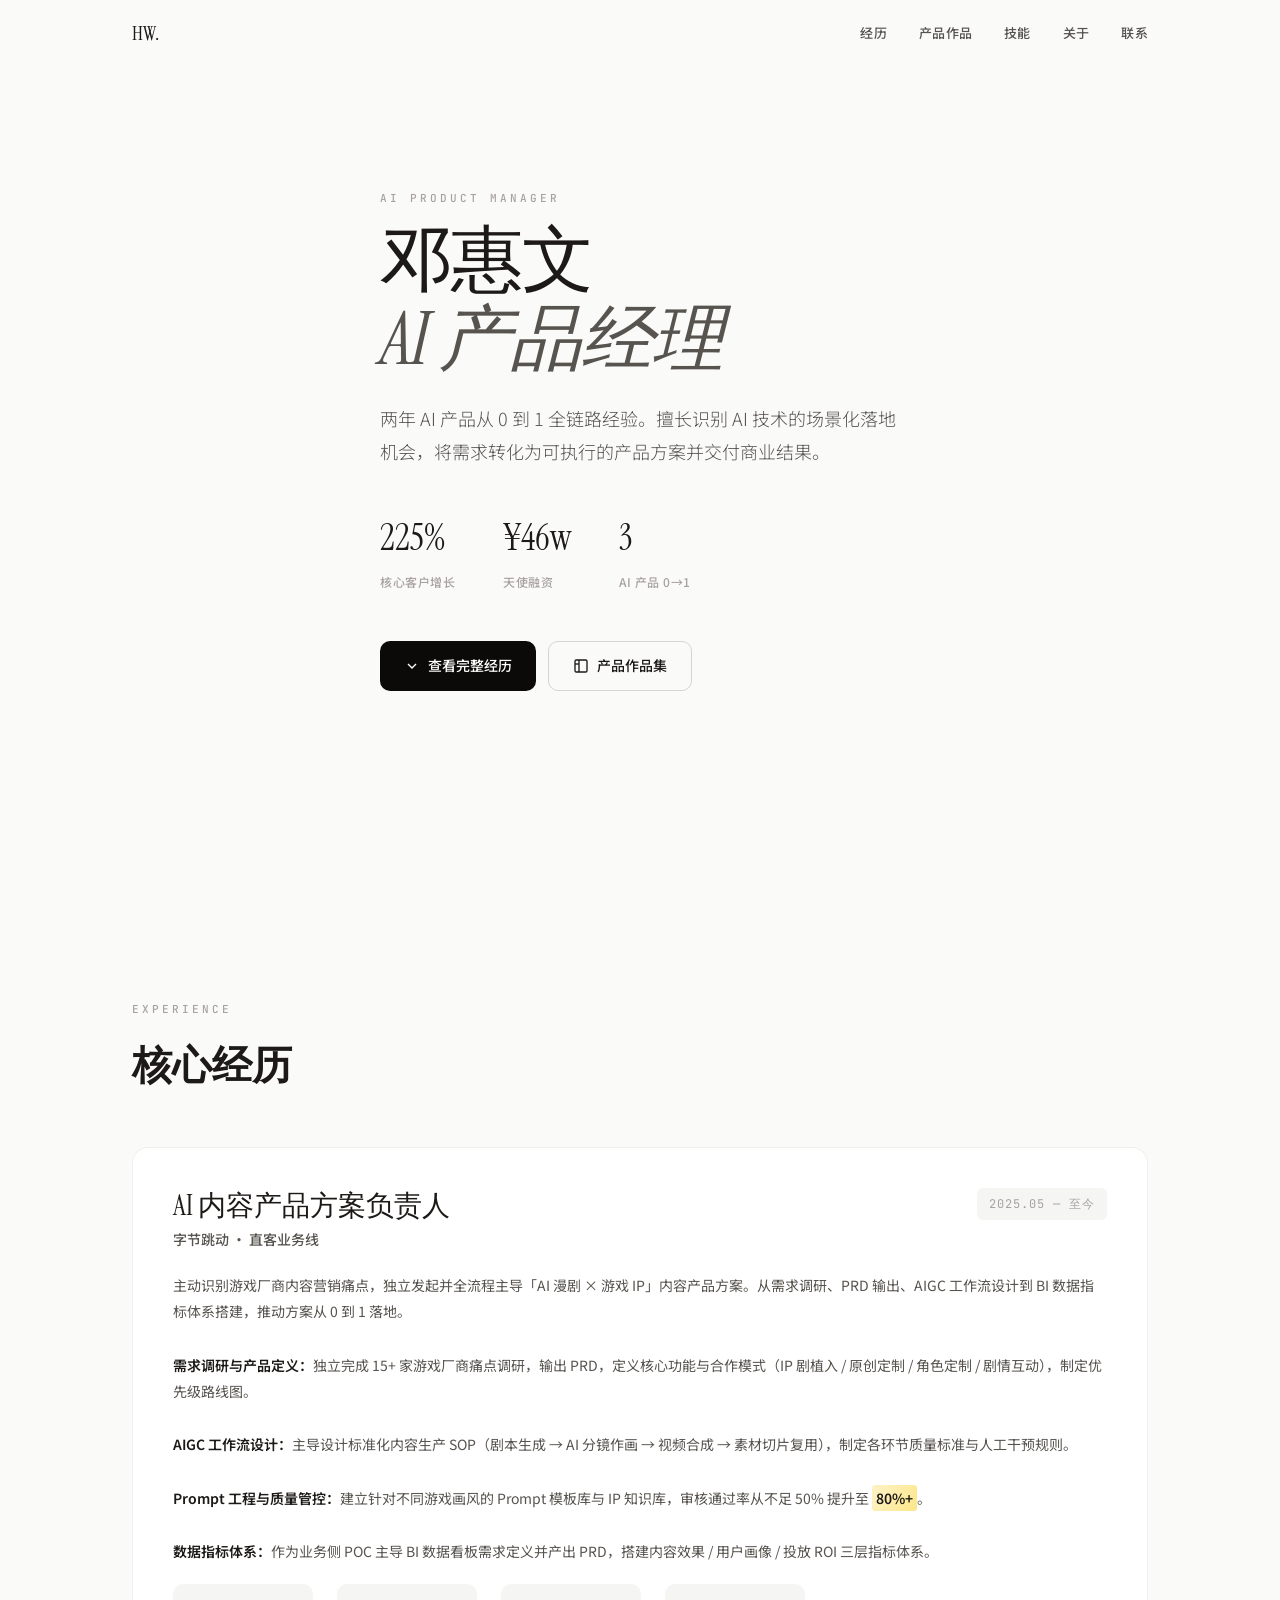
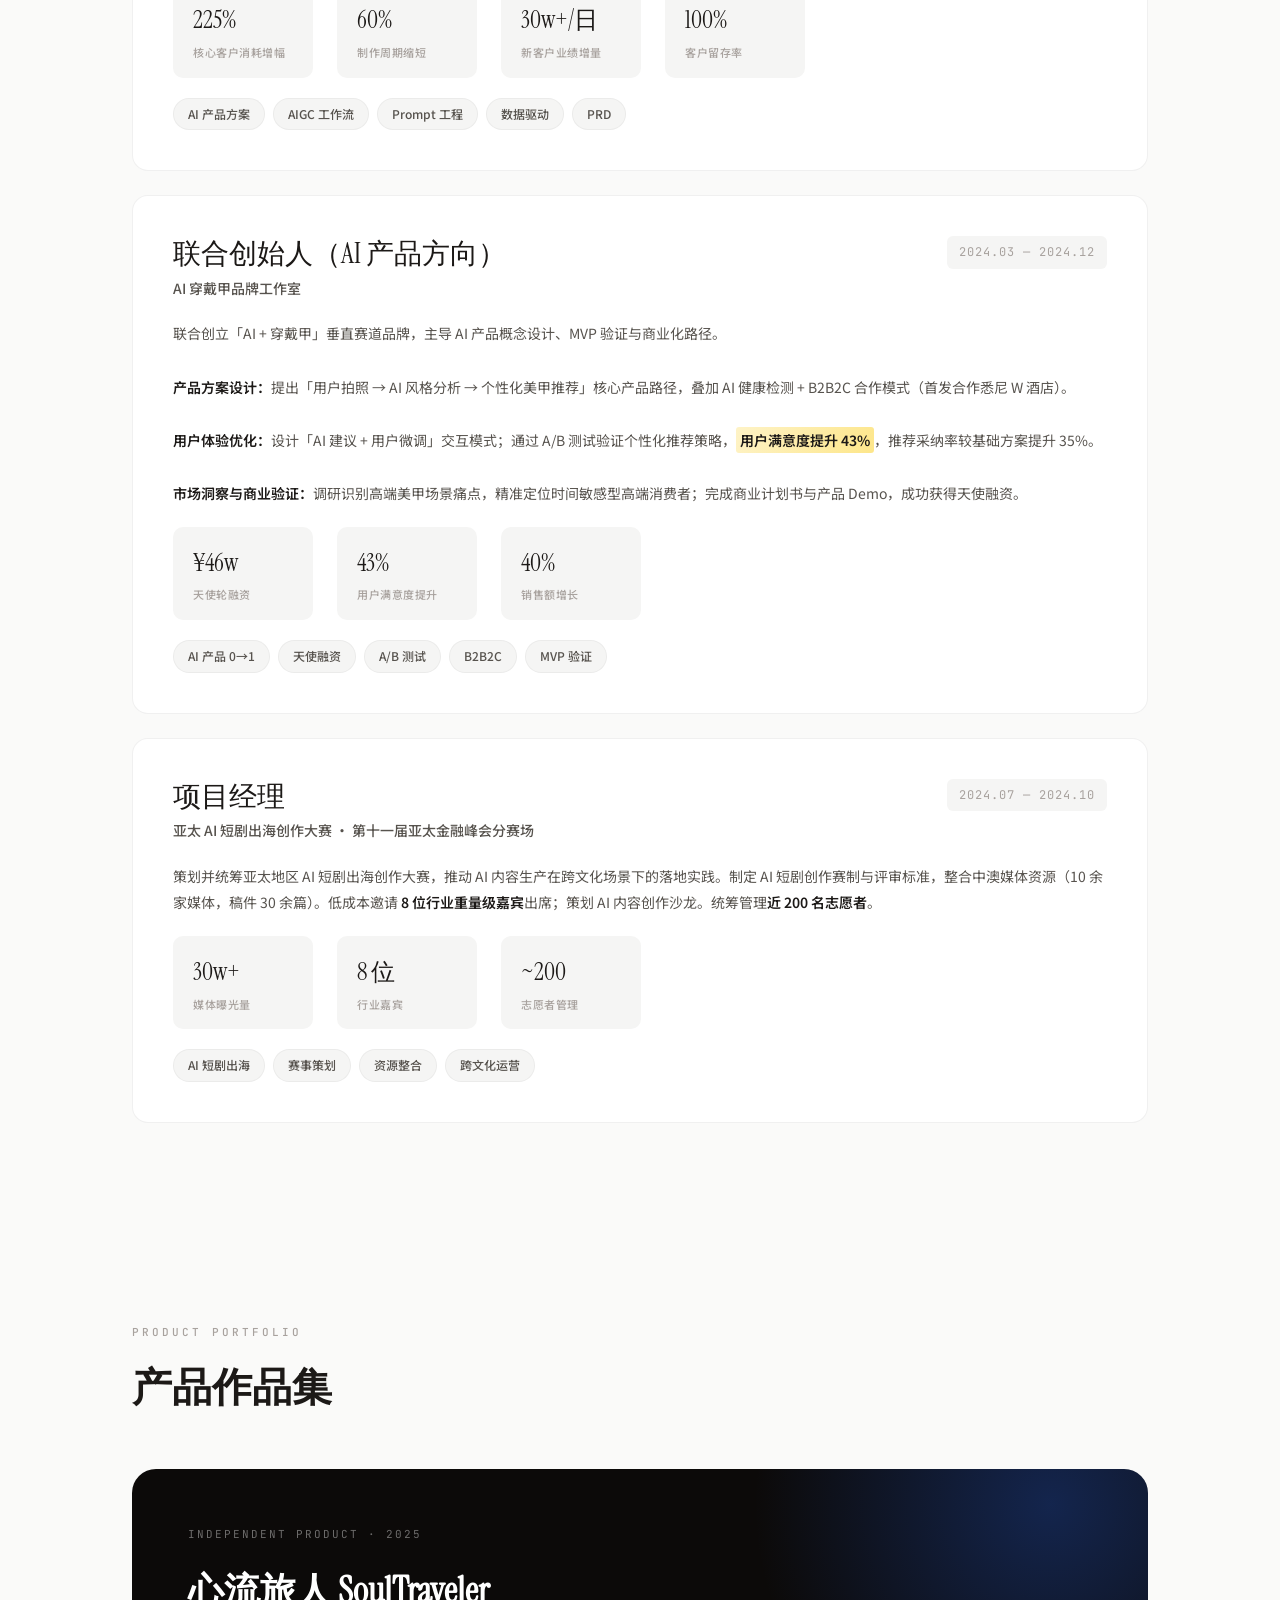
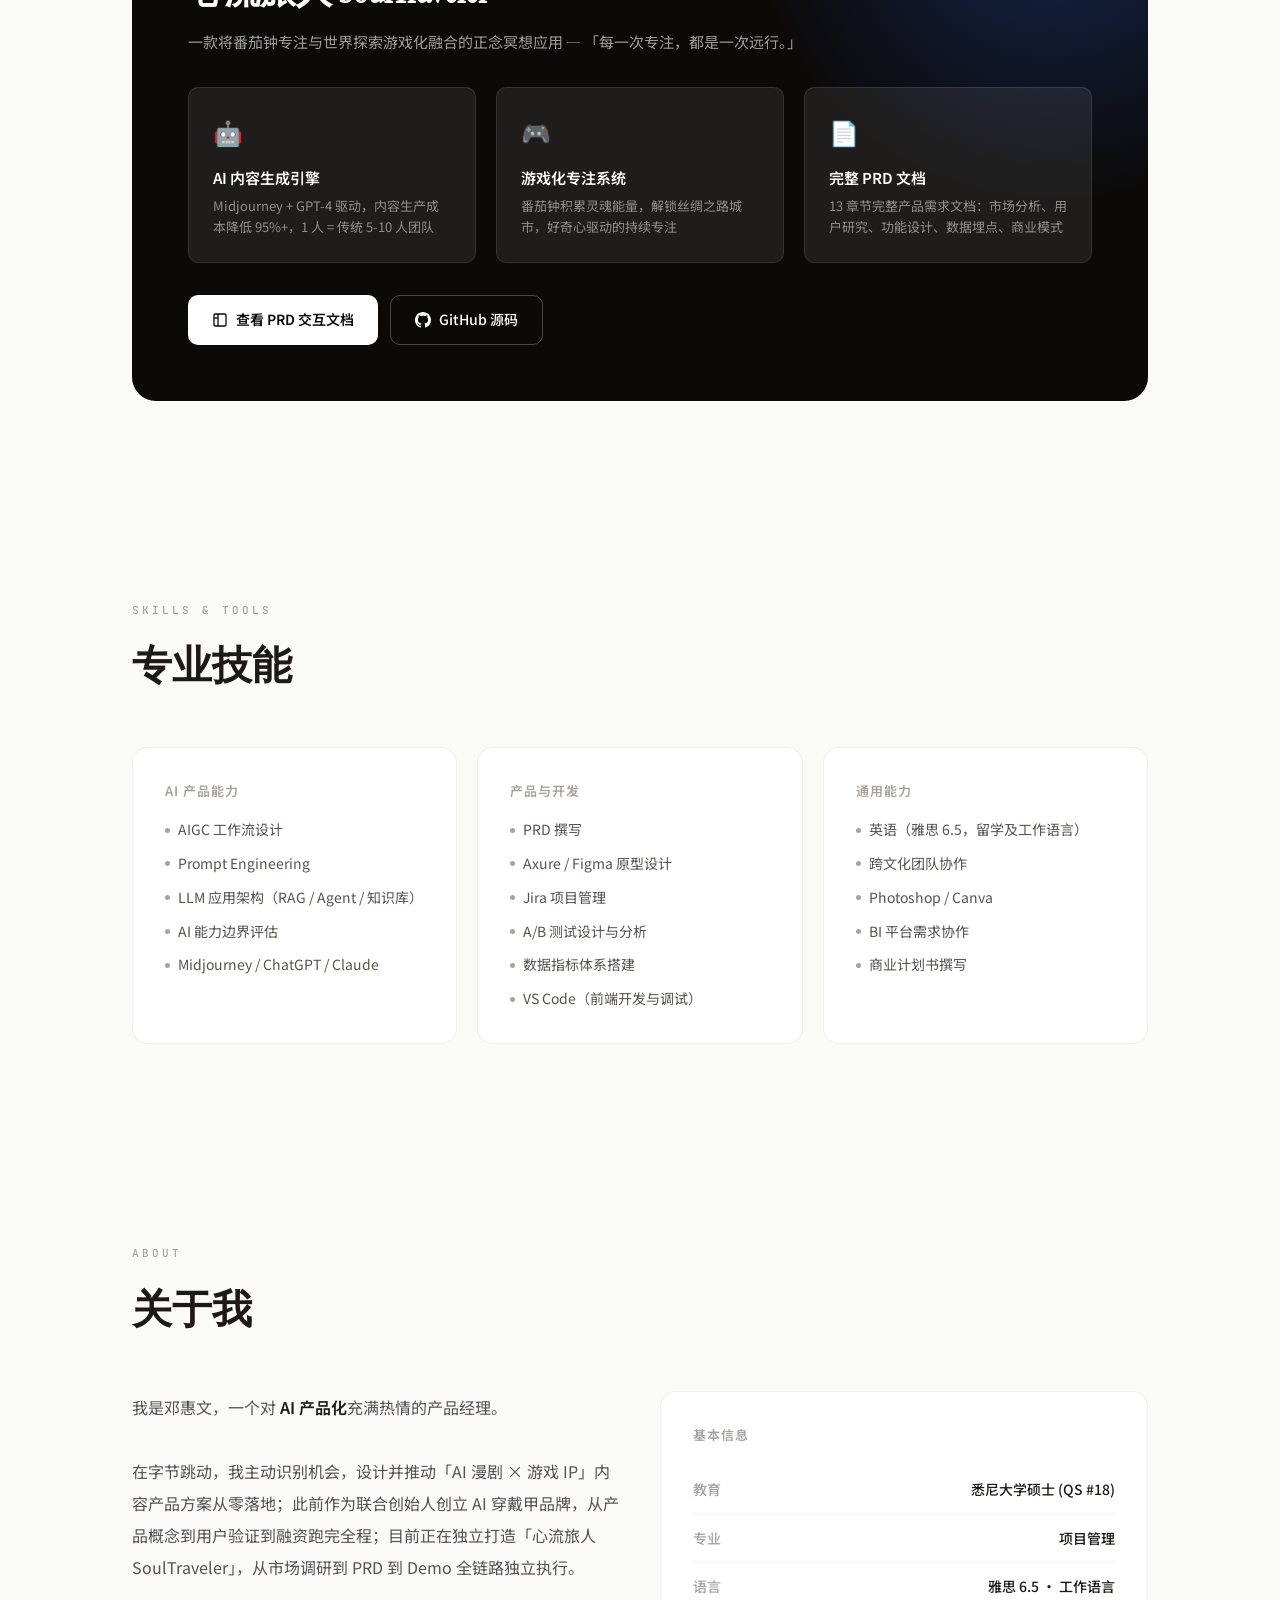
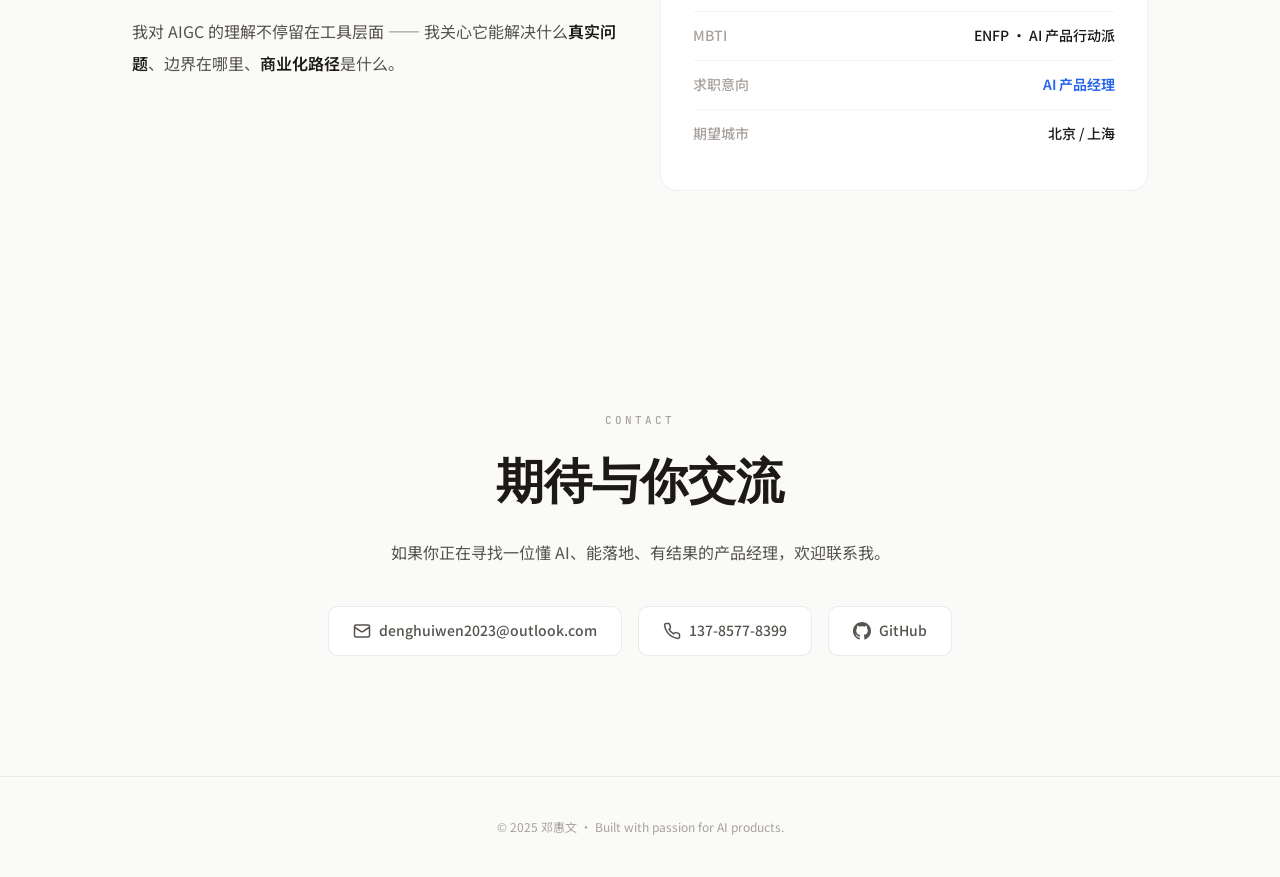
<file: index.html>
<!DOCTYPE html>
<html lang="zh-CN">
<head>
<meta charset="UTF-8">
<meta name="viewport" content="width=device-width, initial-scale=1.0">
<title>邓惠文 — AI Product Manager</title>
<base href="/personal-website/">
<link rel="preconnect" href="https://fonts.googleapis.com">
<link href="https://fonts.googleapis.com/css2?family=Instrument+Serif:ital@0;1&family=Noto+Sans+SC:wght@300;400;500;600;700&family=JetBrains+Mono:wght@400;500&display=swap" rel="stylesheet">
<style>
*,*::before,*::after{margin:0;padding:0;box-sizing:border-box}
:root{
  --bg:#fafaf9;--bg2:#f5f5f4;--fg:#1c1917;--fg2:#57534e;--fg3:#a8a29e;
  --accent:#0c0a09;--accent2:#292524;
  --blue:#2563eb;--blue-light:#dbeafe;
  --green:#16a34a;--green-light:#dcfce7;
  --amber:#d97706;--amber-light:#fef3c7;
  --radius:16px;--radius-sm:10px;
  --font-display:'Instrument Serif',Georgia,serif;
  --font-body:'Noto Sans SC','PingFang SC','Helvetica Neue',sans-serif;
  --font-mono:'JetBrains Mono',monospace;
}
html{scroll-behavior:smooth;-webkit-font-smoothing:antialiased}
body{font-family:var(--font-body);color:var(--fg);background:var(--bg);line-height:1.7;font-size:15px}
a{color:inherit;text-decoration:none}
img{display:block;max-width:100%}

/* ===== LAYOUT ===== */
.container{max-width:1080px;margin:0 auto;padding:0 32px}
section{padding:100px 0}
.section-label{font-family:var(--font-mono);font-size:11px;letter-spacing:3px;text-transform:uppercase;color:var(--fg3);margin-bottom:12px;font-weight:500}

/* ===== NAV ===== */
nav{position:fixed;top:0;left:0;right:0;z-index:100;padding:16px 0;transition:all .3s}
nav.scrolled{background:rgba(250,250,249,.85);backdrop-filter:blur(20px);border-bottom:1px solid rgba(0,0,0,.06)}
nav .inner{display:flex;justify-content:space-between;align-items:center}
nav .logo{font-family:var(--font-display);font-size:20px;font-weight:400}
nav .links{display:flex;gap:32px}
nav .links a{font-size:13px;color:var(--fg2);font-weight:500;letter-spacing:.3px;transition:color .2s}
nav .links a:hover{color:var(--fg)}

/* ===== HERO ===== */
.hero{min-height:100vh;display:flex;align-items:center;padding-top:80px}
.hero-content{max-width:680px}
.hero h1{font-family:var(--font-display);font-size:clamp(48px,6vw,72px);line-height:1.1;font-weight:400;margin-bottom:24px;letter-spacing:-1px}
.hero h1 em{font-style:italic;color:var(--fg2)}
.hero .tagline{font-size:18px;color:var(--fg2);font-weight:300;margin-bottom:40px;max-width:520px;line-height:1.8}
.hero .stats{display:flex;gap:48px;margin-bottom:48px}
.hero .stat-num{font-family:var(--font-display);font-size:36px;color:var(--fg)}
.hero .stat-label{font-size:12px;color:var(--fg3);margin-top:4px;font-weight:500;letter-spacing:.5px}
.hero .cta-row{display:flex;gap:12px;flex-wrap:wrap}
.btn{display:inline-flex;align-items:center;gap:8px;padding:12px 24px;border-radius:var(--radius-sm);font-size:14px;font-weight:500;transition:all .2s;cursor:pointer;border:none}
.btn-primary{background:var(--accent);color:#fff}
.btn-primary:hover{background:var(--accent2);transform:translateY(-1px);box-shadow:0 4px 12px rgba(0,0,0,.15)}
.btn-outline{background:transparent;color:var(--fg);border:1.5px solid rgba(0,0,0,.15)}
.btn-outline:hover{border-color:var(--fg);transform:translateY(-1px)}
.btn svg{width:16px;height:16px}

/* ===== EXPERIENCE CARDS ===== */
.exp-grid{display:flex;flex-direction:column;gap:24px}
.exp-card{background:#fff;border:1px solid rgba(0,0,0,.06);border-radius:var(--radius);padding:40px;transition:all .3s;position:relative;overflow:hidden}
.exp-card:hover{border-color:rgba(0,0,0,.12);box-shadow:0 8px 30px rgba(0,0,0,.06);transform:translateY(-2px)}
.exp-header{display:flex;justify-content:space-between;align-items:flex-start;margin-bottom:20px;flex-wrap:wrap;gap:12px}
.exp-title{font-family:var(--font-display);font-size:28px;line-height:1.3;margin-bottom:4px}
.exp-company{font-size:14px;color:var(--fg2);font-weight:500}
.exp-date{font-family:var(--font-mono);font-size:12px;color:var(--fg3);letter-spacing:1px;white-space:nowrap;padding:6px 12px;background:var(--bg2);border-radius:6px}
.exp-desc{color:var(--fg2);font-size:14px;line-height:1.9;margin-bottom:20px}
.exp-desc b{color:var(--fg);font-weight:600}
.exp-highlight{display:inline-block;background:linear-gradient(120deg,#fef3c7 0%,#fde68a 100%);padding:0 4px;border-radius:3px;font-weight:600;color:var(--fg)}
.exp-metrics{display:flex;gap:24px;margin:20px 0;flex-wrap:wrap}
.metric{padding:16px 20px;background:var(--bg2);border-radius:var(--radius-sm);min-width:140px}
.metric-value{font-family:var(--font-display);font-size:24px;color:var(--fg);margin-bottom:2px}
.metric-label{font-size:11px;color:var(--fg3);font-weight:500;letter-spacing:.5px}
.exp-tags{display:flex;gap:8px;flex-wrap:wrap}
.tag{padding:5px 14px;border-radius:20px;font-size:12px;font-weight:500;background:var(--bg2);color:var(--fg2);border:1px solid rgba(0,0,0,.04)}
.exp-links{display:flex;gap:8px;margin-top:20px;flex-wrap:wrap}
.exp-link{display:inline-flex;align-items:center;gap:6px;padding:8px 16px;border-radius:var(--radius-sm);font-size:13px;font-weight:500;transition:all .2s;cursor:pointer}
.exp-link:hover{transform:translateY(-1px)}
.link-prd{background:var(--blue-light);color:var(--blue)}
.link-github{background:var(--accent);color:#fff}
.link-pdf{background:var(--bg2);color:var(--fg2)}

/* ===== PRODUCT SHOWCASE ===== */
.product-showcase{background:var(--accent);color:#fff;border-radius:24px;padding:56px;position:relative;overflow:hidden}
.product-showcase::before{content:'';position:absolute;top:-50%;right:-20%;width:600px;height:600px;background:radial-gradient(circle,rgba(37,99,235,.3) 0%,transparent 70%);pointer-events:none}
.product-showcase h3{font-family:var(--font-display);font-size:36px;margin-bottom:8px}
.product-showcase .subtitle{color:rgba(255,255,255,.6);font-size:15px;margin-bottom:32px}
.product-features{display:grid;grid-template-columns:repeat(3,1fr);gap:20px;margin-bottom:32px}
.feature-card{background:rgba(255,255,255,.08);border:1px solid rgba(255,255,255,.1);border-radius:var(--radius-sm);padding:24px}
.feature-card .icon{font-size:24px;margin-bottom:12px}
.feature-card h4{font-size:15px;font-weight:600;margin-bottom:6px}
.feature-card p{font-size:13px;color:rgba(255,255,255,.5);line-height:1.6}
.product-cta{display:flex;gap:12px;flex-wrap:wrap}
.btn-white{background:#fff;color:var(--accent);font-weight:600}
.btn-white:hover{background:rgba(255,255,255,.9);transform:translateY(-1px);box-shadow:0 4px 12px rgba(0,0,0,.2)}
.btn-ghost{background:transparent;color:#fff;border:1.5px solid rgba(255,255,255,.25)}
.btn-ghost:hover{border-color:rgba(255,255,255,.5);transform:translateY(-1px)}

/* ===== SKILLS ===== */
.skills-grid{display:grid;grid-template-columns:repeat(3,1fr);gap:20px}
.skill-group{background:#fff;border:1px solid rgba(0,0,0,.06);border-radius:var(--radius);padding:32px}
.skill-group h4{font-size:13px;font-weight:600;letter-spacing:1px;text-transform:uppercase;margin-bottom:16px;color:var(--fg3)}
.skill-group ul{list-style:none;display:flex;flex-direction:column;gap:10px}
.skill-group li{font-size:14px;color:var(--fg2);display:flex;align-items:center;gap:8px}
.skill-group li::before{content:'';width:5px;height:5px;border-radius:50%;background:var(--fg3);flex-shrink:0}

/* ===== ABOUT ===== */
.about-grid{display:grid;grid-template-columns:1fr 1fr;gap:40px;align-items:start}
.about-text{font-size:16px;color:var(--fg2);line-height:2}
.about-text strong{color:var(--fg);font-weight:600}
.about-card{background:#fff;border:1px solid rgba(0,0,0,.06);border-radius:var(--radius);padding:32px}
.about-card h4{font-size:13px;font-weight:600;letter-spacing:1px;text-transform:uppercase;color:var(--fg3);margin-bottom:20px}
.info-row{display:flex;justify-content:space-between;padding:12px 0;border-bottom:1px solid rgba(0,0,0,.04);font-size:14px}
.info-row:last-child{border:none}
.info-label{color:var(--fg3);font-weight:500}
.info-value{color:var(--fg);font-weight:500;text-align:right}

/* ===== CONTACT ===== */
.contact-section{text-align:center;padding:120px 0}
.contact-section h2{font-family:var(--font-display);font-size:48px;margin-bottom:16px}
.contact-section p{color:var(--fg2);font-size:16px;margin-bottom:40px}
.contact-links{display:flex;justify-content:center;gap:16px;flex-wrap:wrap}
.contact-link{display:inline-flex;align-items:center;gap:8px;padding:12px 24px;background:#fff;border:1px solid rgba(0,0,0,.08);border-radius:var(--radius-sm);font-size:14px;font-weight:500;color:var(--fg2);transition:all .2s}
.contact-link:hover{border-color:var(--fg);color:var(--fg);transform:translateY(-2px);box-shadow:0 4px 12px rgba(0,0,0,.06)}

/* ===== FOOTER ===== */
footer{text-align:center;padding:40px 0;border-top:1px solid rgba(0,0,0,.06);font-size:12px;color:var(--fg3)}

/* ===== ANIMATIONS ===== */
.reveal{opacity:0;transform:translateY(24px);transition:all .7s cubic-bezier(.25,.46,.45,.94)}
.reveal.visible{opacity:1;transform:translateY(0)}
.reveal-delay-1{transition-delay:.1s}
.reveal-delay-2{transition-delay:.2s}
.reveal-delay-3{transition-delay:.3s}

/* ===== RESPONSIVE ===== */
@media(max-width:768px){
  .container{padding:0 20px}
  section{padding:60px 0}
  .hero .stats{gap:24px}
  .exp-card{padding:24px}
  .product-showcase{padding:32px}
  .product-features{grid-template-columns:1fr}
  .skills-grid{grid-template-columns:1fr}
  .about-grid{grid-template-columns:1fr}
  nav .links{display:none}
}
</style>
</head>
<body>

<!-- NAV -->
<nav id="nav">
  <div class="container inner">
    <a href="#" class="logo">HW.</a>
    <div class="links">
      <a href="#experience">经历</a>
      <a href="#product">产品作品</a>
      <a href="#skills">技能</a>
      <a href="#about">关于</a>
      <a href="#contact">联系</a>
    </div>
  </div>
</nav>

<!-- HERO -->
<section class="hero">
  <div class="container">
    <div class="hero-content">
      <div class="section-label reveal">AI Product Manager</div>
      <h1 class="reveal reveal-delay-1">邓惠文<br><em>AI 产品经理</em></h1>
      <p class="tagline reveal reveal-delay-2">
        两年 AI 产品从 0 到 1 全链路经验。擅长识别 AI 技术的场景化落地机会，将需求转化为可执行的产品方案并交付商业结果。
      </p>
      <div class="stats reveal reveal-delay-2">
        <div>
          <div class="stat-num">225%</div>
          <div class="stat-label">核心客户增长</div>
        </div>
        <div>
          <div class="stat-num">¥46w</div>
          <div class="stat-label">天使融资</div>
        </div>
        <div>
          <div class="stat-num">3</div>
          <div class="stat-label">AI 产品 0→1</div>
        </div>
      </div>
      <div class="cta-row reveal reveal-delay-3">
        <a href="#experience" class="btn btn-primary">
          <svg viewBox="0 0 24 24" fill="none" stroke="currentColor" stroke-width="2"><path d="M6 9l6 6 6-6"/></svg>
          查看完整经历
        </a>
        <a href="#product" class="btn btn-outline">
          <svg viewBox="0 0 24 24" fill="none" stroke="currentColor" stroke-width="2"><rect x="3" y="3" width="18" height="18" rx="2"/><path d="M9 3v18"/><path d="M3 9h6"/></svg>
          产品作品集
        </a>
      </div>
    </div>
  </div>
</section>

<!-- EXPERIENCE -->
<section id="experience">
  <div class="container">
    <div class="section-label reveal">Experience</div>
    <h2 style="font-family:var(--font-display);font-size:40px;margin-bottom:48px" class="reveal">核心经历</h2>
    
    <div class="exp-grid">
      
      <!-- 字节跳动 -->
      <div class="exp-card reveal">
        <div class="exp-header">
          <div>
            <div class="exp-title">AI 内容产品方案负责人</div>
            <div class="exp-company">字节跳动 · 直客业务线</div>
          </div>
          <div class="exp-date">2025.05 — 至今</div>
        </div>
        <div class="exp-desc">
          主动识别游戏厂商内容营销痛点，独立发起并全流程主导「AI 漫剧 × 游戏 IP」内容产品方案。从需求调研、PRD 输出、AIGC 工作流设计到 BI 数据指标体系搭建，推动方案从 0 到 1 落地。
          <br><br>
          <b>需求调研与产品定义：</b>独立完成 15+ 家游戏厂商痛点调研，输出 PRD，定义核心功能与合作模式（IP 剧植入 / 原创定制 / 角色定制 / 剧情互动），制定优先级路线图。
          <br><br>
          <b>AIGC 工作流设计：</b>主导设计标准化内容生产 SOP（剧本生成 → AI 分镜作画 → 视频合成 → 素材切片复用），制定各环节质量标准与人工干预规则。
          <br><br>
          <b>Prompt 工程与质量管控：</b>建立针对不同游戏画风的 Prompt 模板库与 IP 知识库，审核通过率从不足 50% 提升至 <span class="exp-highlight">80%+</span>。
          <br><br>
          <b>数据指标体系：</b>作为业务侧 POC 主导 BI 数据看板需求定义并产出 PRD，搭建内容效果 / 用户画像 / 投放 ROI 三层指标体系。
        </div>
        <div class="exp-metrics">
          <div class="metric"><div class="metric-value">225%</div><div class="metric-label">核心客户消耗增幅</div></div>
          <div class="metric"><div class="metric-value">60%</div><div class="metric-label">制作周期缩短</div></div>
          <div class="metric"><div class="metric-value">30w+/日</div><div class="metric-label">新客户业绩增量</div></div>
          <div class="metric"><div class="metric-value">100%</div><div class="metric-label">客户留存率</div></div>
        </div>
        <div class="exp-tags">
          <span class="tag">AI 产品方案</span>
          <span class="tag">AIGC 工作流</span>
          <span class="tag">Prompt 工程</span>
          <span class="tag">数据驱动</span>
          <span class="tag">PRD</span>
        </div>
      </div>

      <!-- 穿戴甲 -->
      <div class="exp-card reveal">
        <div class="exp-header">
          <div>
            <div class="exp-title">联合创始人（AI 产品方向）</div>
            <div class="exp-company">AI 穿戴甲品牌工作室</div>
          </div>
          <div class="exp-date">2024.03 — 2024.12</div>
        </div>
        <div class="exp-desc">
          联合创立「AI + 穿戴甲」垂直赛道品牌，主导 AI 产品概念设计、MVP 验证与商业化路径。
          <br><br>
          <b>产品方案设计：</b>提出「用户拍照 → AI 风格分析 → 个性化美甲推荐」核心产品路径，叠加 AI 健康检测 + B2B2C 合作模式（首发合作悉尼 W 酒店）。
          <br><br>
          <b>用户体验优化：</b>设计「AI 建议 + 用户微调」交互模式；通过 A/B 测试验证个性化推荐策略，<span class="exp-highlight">用户满意度提升 43%</span>，推荐采纳率较基础方案提升 35%。
          <br><br>
          <b>市场洞察与商业验证：</b>调研识别高端美甲场景痛点，精准定位时间敏感型高端消费者；完成商业计划书与产品 Demo，成功获得天使融资。
        </div>
        <div class="exp-metrics">
          <div class="metric"><div class="metric-value">¥46w</div><div class="metric-label">天使轮融资</div></div>
          <div class="metric"><div class="metric-value">43%</div><div class="metric-label">用户满意度提升</div></div>
          <div class="metric"><div class="metric-value">40%</div><div class="metric-label">销售额增长</div></div>
        </div>
        <div class="exp-tags">
          <span class="tag">AI 产品 0→1</span>
          <span class="tag">天使融资</span>
          <span class="tag">A/B 测试</span>
          <span class="tag">B2B2C</span>
          <span class="tag">MVP 验证</span>
        </div>
      </div>

      <!-- AI 短剧大赛 -->
      <div class="exp-card reveal">
        <div class="exp-header">
          <div>
            <div class="exp-title">项目经理</div>
            <div class="exp-company">亚太 AI 短剧出海创作大赛 · 第十一届亚太金融峰会分赛场</div>
          </div>
          <div class="exp-date">2024.07 — 2024.10</div>
        </div>
        <div class="exp-desc">
          策划并统筹亚太地区 AI 短剧出海创作大赛，推动 AI 内容生产在跨文化场景下的落地实践。制定 AI 短剧创作赛制与评审标准，整合中澳媒体资源（10 余家媒体，稿件 30 余篇）。低成本邀请 <b>8 位行业重量级嘉宾</b>出席；策划 AI 内容创作沙龙。统筹管理<b>近 200 名志愿者</b>。
        </div>
        <div class="exp-metrics">
          <div class="metric"><div class="metric-value">30w+</div><div class="metric-label">媒体曝光量</div></div>
          <div class="metric"><div class="metric-value">8 位</div><div class="metric-label">行业嘉宾</div></div>
          <div class="metric"><div class="metric-value">~200</div><div class="metric-label">志愿者管理</div></div>
        </div>
        <div class="exp-tags">
          <span class="tag">AI 短剧出海</span>
          <span class="tag">赛事策划</span>
          <span class="tag">资源整合</span>
          <span class="tag">跨文化运营</span>
        </div>
      </div>

    </div>
  </div>
</section>

<!-- PRODUCT SHOWCASE -->
<section id="product">
  <div class="container">
    <div class="section-label reveal">Product Portfolio</div>
    <h2 style="font-family:var(--font-display);font-size:40px;margin-bottom:48px" class="reveal">产品作品集</h2>

    <div class="product-showcase reveal">
      <div style="position:relative;z-index:1">
        <div style="font-family:var(--font-mono);font-size:11px;letter-spacing:2px;color:rgba(255,255,255,.4);margin-bottom:16px">INDEPENDENT PRODUCT · 2025</div>
        <h3>心流旅人 SoulTraveler</h3>
        <p class="subtitle">一款将番茄钟专注与世界探索游戏化融合的正念冥想应用 — 「每一次专注，都是一次远行。」</p>
        
        <div class="product-features">
          <div class="feature-card">
            <div class="icon">🤖</div>
            <h4>AI 内容生成引擎</h4>
            <p>Midjourney + GPT-4 驱动，内容生产成本降低 95%+，1 人 = 传统 5-10 人团队</p>
          </div>
          <div class="feature-card">
            <div class="icon">🎮</div>
            <h4>游戏化专注系统</h4>
            <p>番茄钟积累灵魂能量，解锁丝绸之路城市，好奇心驱动的持续专注</p>
          </div>
          <div class="feature-card">
            <div class="icon">📄</div>
            <h4>完整 PRD 文档</h4>
            <p>13 章节完整产品需求文档：市场分析、用户研究、功能设计、数据埋点、商业模式</p>
          </div>
        </div>

        <div class="product-cta">
          <a href="https://503882514-prog.github.io/soultraveler-prd/" target="_blank" class="btn btn-white">
            <svg viewBox="0 0 24 24" fill="none" stroke="currentColor" stroke-width="2" width="16" height="16"><rect x="3" y="3" width="18" height="18" rx="2"/><path d="M9 3v18"/><path d="M3 9h6"/></svg>
            查看 PRD 交互文档
          </a>
          <a href="https://github.com/503882514-prog/SoulTraveler" target="_blank" class="btn btn-ghost">
            <svg viewBox="0 0 24 24" fill="currentColor" width="16" height="16"><path d="M12 0c-6.626 0-12 5.373-12 12 0 5.302 3.438 9.8 8.207 11.387.599.111.793-.261.793-.577v-2.234c-3.338.726-4.033-1.416-4.033-1.416-.546-1.387-1.333-1.756-1.333-1.756-1.089-.745.083-.729.083-.729 1.205.084 1.839 1.237 1.839 1.237 1.07 1.834 2.807 1.304 3.492.997.107-.775.418-1.305.762-1.604-2.665-.305-5.467-1.334-5.467-5.931 0-1.311.469-2.381 1.236-3.221-.124-.303-.535-1.524.117-3.176 0 0 1.008-.322 3.301 1.23.957-.266 1.983-.399 3.003-.404 1.02.005 2.047.138 3.006.404 2.291-1.552 3.297-1.23 3.297-1.23.653 1.653.242 2.874.118 3.176.77.84 1.235 1.911 1.235 3.221 0 4.609-2.807 5.624-5.479 5.921.43.372.823 1.102.823 2.222v3.293c0 .319.192.694.801.576 4.765-1.589 8.199-6.086 8.199-11.386 0-6.627-5.373-12-12-12z"/></svg>
            GitHub 源码
          </a>
        </div>
      </div>
    </div>

  </div>
</section>

<!-- SKILLS -->
<section id="skills">
  <div class="container">
    <div class="section-label reveal">Skills & Tools</div>
    <h2 style="font-family:var(--font-display);font-size:40px;margin-bottom:48px" class="reveal">专业技能</h2>
    
    <div class="skills-grid">
      <div class="skill-group reveal">
        <h4>AI 产品能力</h4>
        <ul>
          <li>AIGC 工作流设计</li>
          <li>Prompt Engineering</li>
          <li>LLM 应用架构（RAG / Agent / 知识库）</li>
          <li>AI 能力边界评估</li>
          <li>Midjourney / ChatGPT / Claude</li>
        </ul>
      </div>
      <div class="skill-group reveal reveal-delay-1">
        <h4>产品与开发</h4>
        <ul>
          <li>PRD 撰写</li>
          <li>Axure / Figma 原型设计</li>
          <li>Jira 项目管理</li>
          <li>A/B 测试设计与分析</li>
          <li>数据指标体系搭建</li>
          <li>VS Code（前端开发与调试）</li>
        </ul>
      </div>
      <div class="skill-group reveal reveal-delay-2">
        <h4>通用能力</h4>
        <ul>
          <li>英语（雅思 6.5，留学及工作语言）</li>
          <li>跨文化团队协作</li>
          <li>Photoshop / Canva</li>
          <li>BI 平台需求协作</li>
          <li>商业计划书撰写</li>
        </ul>
      </div>
    </div>
  </div>
</section>

<!-- ABOUT -->
<section id="about">
  <div class="container">
    <div class="section-label reveal">About</div>
    <h2 style="font-family:var(--font-display);font-size:40px;margin-bottom:48px" class="reveal">关于我</h2>

    <div class="about-grid">
      <div class="about-text reveal">
        我是邓惠文，一个对 <strong>AI 产品化</strong>充满热情的产品经理。
        <br><br>
        在字节跳动，我主动识别机会，设计并推动「AI 漫剧 × 游戏 IP」内容产品方案从零落地；此前作为联合创始人创立 AI 穿戴甲品牌，从产品概念到用户验证到融资跑完全程；目前正在独立打造「心流旅人 SoulTraveler」，从市场调研到 PRD 到 Demo 全链路独立执行。
        <br><br>
        我对 AIGC 的理解不停留在工具层面 —— 我关心它能解决什么<strong>真实问题</strong>、边界在哪里、<strong>商业化路径</strong>是什么。
      </div>
      <div>
        <div class="about-card reveal reveal-delay-1">
          <h4>基本信息</h4>
          <div class="info-row"><span class="info-label">教育</span><span class="info-value">悉尼大学硕士 (QS #18)</span></div>
          <div class="info-row"><span class="info-label">专业</span><span class="info-value">项目管理</span></div>
          <div class="info-row"><span class="info-label">语言</span><span class="info-value">雅思 6.5 · 工作语言</span></div>
          <div class="info-row"><span class="info-label">MBTI</span><span class="info-value">ENFP · AI 产品行动派</span></div>
          <div class="info-row"><span class="info-label">求职意向</span><span class="info-value" style="color:var(--blue);font-weight:600">AI 产品经理</span></div>
          <div class="info-row"><span class="info-label">期望城市</span><span class="info-value">北京 / 上海</span></div>
        </div>
      </div>
    </div>
  </div>
</section>

<!-- CONTACT -->
<section id="contact" class="contact-section">
  <div class="container">
    <div class="section-label reveal">Contact</div>
    <h2 class="reveal">期待与你交流</h2>
    <p class="reveal">如果你正在寻找一位懂 AI、能落地、有结果的产品经理，欢迎联系我。</p>
    <div class="contact-links reveal">
      <a href="mailto:denghuiwen2023@outlook.com" class="contact-link">
        <svg viewBox="0 0 24 24" fill="none" stroke="currentColor" stroke-width="2" width="18" height="18"><rect x="2" y="4" width="20" height="16" rx="2"/><path d="m22 7-8.97 5.7a1.94 1.94 0 0 1-2.06 0L2 7"/></svg>
        denghuiwen2023@outlook.com
      </a>
      <a href="tel:13785778399" class="contact-link">
        <svg viewBox="0 0 24 24" fill="none" stroke="currentColor" stroke-width="2" width="18" height="18"><path d="M22 16.92v3a2 2 0 0 1-2.18 2 19.79 19.79 0 0 1-8.63-3.07 19.5 19.5 0 0 1-6-6 19.79 19.79 0 0 1-3.07-8.67A2 2 0 0 1 4.11 2h3a2 2 0 0 1 2 1.72c.127.96.361 1.903.7 2.81a2 2 0 0 1-.45 2.11L8.09 9.91a16 16 0 0 0 6 6l1.27-1.27a2 2 0 0 1 2.11-.45c.907.339 1.85.573 2.81.7A2 2 0 0 1 22 16.92z"/></svg>
        137-8577-8399
      </a>
      <a href="https://github.com/503882514-prog" target="_blank" class="contact-link">
        <svg viewBox="0 0 24 24" fill="currentColor" width="18" height="18"><path d="M12 0c-6.626 0-12 5.373-12 12 0 5.302 3.438 9.8 8.207 11.387.599.111.793-.261.793-.577v-2.234c-3.338.726-4.033-1.416-4.033-1.416-.546-1.387-1.333-1.756-1.333-1.756-1.089-.745.083-.729.083-.729 1.205.084 1.839 1.237 1.839 1.237 1.07 1.834 2.807 1.304 3.492.997.107-.775.418-1.305.762-1.604-2.665-.305-5.467-1.334-5.467-5.931 0-1.311.469-2.381 1.236-3.221-.124-.303-.535-1.524.117-3.176 0 0 1.008-.322 3.301 1.23.957-.266 1.983-.399 3.003-.404 1.02.005 2.047.138 3.006.404 2.291-1.552 3.297-1.23 3.297-1.23.653 1.653.242 2.874.118 3.176.77.84 1.235 1.911 1.235 3.221 0 4.609-2.807 5.624-5.479 5.921.43.372.823 1.102.823 2.222v3.293c0 .319.192.694.801.576 4.765-1.589 8.199-6.086 8.199-11.386 0-6.627-5.373-12-12-12z"/></svg>
        GitHub
      </a>
    </div>
  </div>
</section>

<footer>
  <div class="container">
    <p>© 2025 邓惠文 · Built with passion for AI products.</p>
  </div>
</footer>

<script>
// Scroll reveal
const observer = new IntersectionObserver((entries) => {
  entries.forEach(e => { if(e.isIntersecting) e.target.classList.add('visible') });
}, { threshold: 0.1 });
document.querySelectorAll('.reveal').forEach(el => observer.observe(el));

// Nav scroll effect
window.addEventListener('scroll', () => {
  document.getElementById('nav').classList.toggle('scrolled', window.scrollY > 50);
});

// Smooth scroll
document.querySelectorAll('a[href^="#"]').forEach(a => {
  a.addEventListener('click', e => {
    e.preventDefault();
    const t = document.querySelector(a.getAttribute('href'));
    if(t) t.scrollIntoView({ behavior: 'smooth' });
  });
});
</script>
</body>
</html>
</file>
